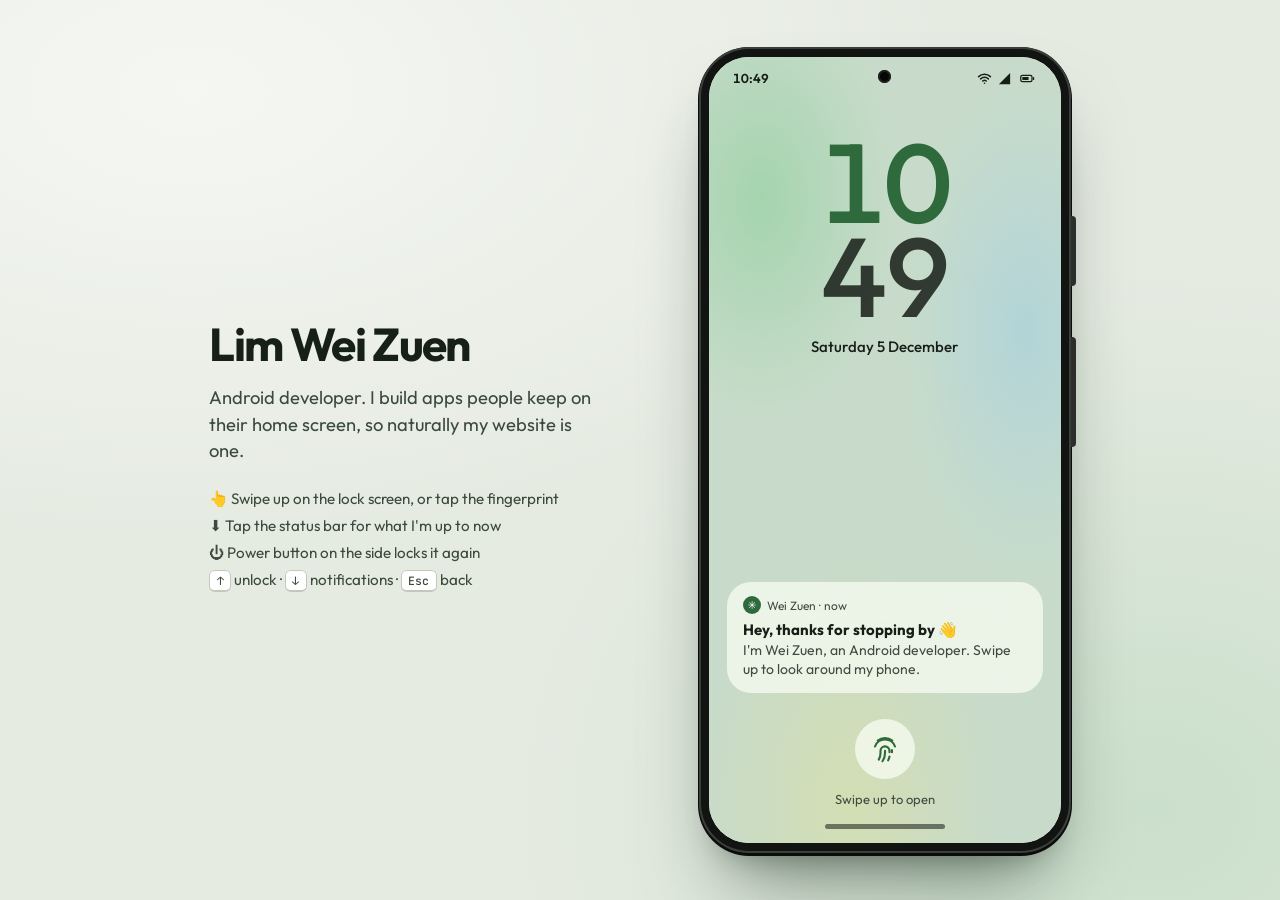
<file: index.html>
<!doctype html>
<html lang="en">
<head>
  <meta charset="utf-8">
  <meta name="viewport" content="width=device-width, initial-scale=1, viewport-fit=cover">
  <title>Lim Wei Zuen</title>
  <meta name="description" content="Lim Wei Zuen, Android developer helping revolutionize agriculture through technology. Kotlin, Jetpack Compose, Java, .NET.">
  <meta property="og:title" content="Lim Wei Zuen">
  <meta property="og:description" content="Android developer helping revolutionize agriculture through technology.">
  <meta property="og:type" content="website">
  <meta name="theme-color" content="#dfeee0">
  <link rel="icon" href="/favicon.svg" type="image/svg+xml">
  <link rel="preconnect" href="https://fonts.googleapis.com">
  <link rel="preconnect" href="https://fonts.gstatic.com" crossorigin>
  <link href="https://fonts.googleapis.com/css2?family=Outfit:wght@200..800&family=JetBrains+Mono:wght@400;500&display=swap" rel="stylesheet">
  <style>
    :root {
      --font: "Outfit", system-ui, -apple-system, "Segoe UI", sans-serif;
      --mono: "JetBrains Mono", ui-monospace, Menlo, Consolas, monospace;
      --page: #e6ebe2;
      --page-ink: #172017;
    }
    /* Phone palette (Material-You-style tonal colours). Dark theme lives under .phone.dark */
    .phone {
      --surface: #f6fbf1;
      --surface-2: #eaf1e5;
      --on: #171d17;
      --on-var: #414941;
      --outline: #c1c9bd;
      --primary: #2f6a3c;
      --on-primary: #ffffff;
      --pc: #b2f2b8;
      --on-pc: #00210a;
      --sc: #d3e8d0;
      --on-sc: #0f1f10;
      --tc: #bcebee;
      --on-tc: #002022;
      --glass: rgba(246, 251, 241, .78);
      --w1: #b6e5c0; --w2: #c4e6ea; --w3: #e6f1c6; --w0: #dbeedd;
    }
    .phone.dark {
      --surface: #101510;
      --surface-2: #1b221b;
      --on: #dfe4da;
      --on-var: #c1c9bd;
      --outline: #3d463d;
      --primary: #96d59e;
      --on-primary: #00391a;
      --pc: #145128;
      --on-pc: #b2f2b8;
      --sc: #384b37;
      --on-sc: #d3e8d0;
      --tc: #1f4d50;
      --on-tc: #bcebee;
      --glass: rgba(16, 21, 16, .8);
      --w1: #1d4a2b; --w2: #173f45; --w3: #3a4a1d; --w0: #0f1a12;
    }

    * { box-sizing: border-box; }
    [hidden] { display: none !important; }
    body {
      margin: 0; min-height: 100svh;
      display: grid; place-items: center;
      padding: 2rem 1rem;
      font-family: var(--font); color: var(--page-ink);
      background:
        radial-gradient(60% 50% at 15% 10%, rgba(255, 255, 255, .6), transparent),
        radial-gradient(50% 60% at 90% 90%, rgba(150, 200, 160, .35), transparent),
        var(--page);
    }
    button { font: inherit; color: inherit; }
    a { color: inherit; }
    button:focus-visible, a:focus-visible { outline: 2px solid var(--primary, #2f6a3c); outline-offset: 2px; }

    .stage { display: flex; align-items: center; justify-content: center; flex-wrap: wrap; gap: clamp(2rem, 7vw, 7rem); }

    /* Left-hand intro (desktop only) */
    .side { max-width: 25rem; }
    .side .tag { font: 500 .72rem var(--mono); letter-spacing: .08em; text-transform: uppercase; color: #4b6a50; }
    .side h1 { margin: .6rem 0 0; font-size: clamp(2.4rem, 3.6vw, 3.3rem); line-height: 1; white-space: nowrap; font-weight: 700; letter-spacing: -.035em; }
    .side h1 span { color: #2f6a3c; }
    .side p { font-size: 1.15rem; line-height: 1.45; color: #3b4a3c; }
    .side ul { list-style: none; padding: 0; margin: 1.5rem 0 0; display: grid; gap: .5rem; font-size: .95rem; color: #3b4a3c; }
    .side kbd { font: 500 .72rem var(--mono); background: #fff; border: 1px solid #c1c9bd; border-bottom-width: 2px; border-radius: .35rem; padding: .1rem .4rem; }

    /* The phone */
    .phone {
      position: relative;
      width: min(372px, 92vw);
      aspect-ratio: 9 / 19.5;
      padding: 10px;
      border-radius: 50px;
      background: #121412;
      box-shadow:
        inset 0 0 0 2px #3b3f3b,
        0 2px 0 1px #0a0b0a,
        0 50px 80px -30px rgba(20, 40, 25, .55),
        0 20px 30px -20px rgba(0, 0, 0, .35);
    }
    .power {
      position: absolute; right: -5px; top: 21%;
      width: 5px; height: 70px; padding: 0; border: 0; border-radius: 0 4px 4px 0;
      background: #2b2e2b; cursor: pointer;
    }
    .power:hover { background: #3d413d; }
    .vol { position: absolute; right: -5px; top: 36%; width: 5px; height: 110px; border-radius: 0 4px 4px 0; background: #2b2e2b; }
    .scr {
      position: relative; width: 100%; height: 100%;
      border-radius: 40px; overflow: hidden; isolation: isolate;
      background: var(--surface); color: var(--on);
      user-select: none; -webkit-user-select: none;
      transition: background-color .4s, color .4s;
    }
    .wall {
      position: absolute; inset: 0; z-index: 0;
      background:
        radial-gradient(55% 40% at 15% 18%, var(--w1), transparent 70%),
        radial-gradient(50% 45% at 90% 35%, var(--w2), transparent 70%),
        radial-gradient(60% 45% at 40% 95%, var(--w3), transparent 70%),
        var(--w0);
      transition: filter .5s;
    }
    .phone[data-state="lock"] .wall { filter: brightness(.92) saturate(1.1); }

    /* Status bar */
    .status {
      position: absolute; top: 0; left: 0; right: 0; z-index: 40;
      height: 38px; padding: 4px 24px 0;
      display: flex; align-items: center; justify-content: space-between;
      background: none; border: 0; cursor: pointer;
      font-size: 13px; font-weight: 600; font-variant-numeric: tabular-nums;
    }
    .status .icons { display: flex; gap: 5px; align-items: center; }
    .status svg { width: 15px; height: 15px; }
    .cam { position: absolute; top: 13px; left: 50%; z-index: 41; width: 13px; height: 13px; margin-left: -6.5px; border-radius: 50%; background: #050605; box-shadow: inset 0 0 0 2px #1d201d; pointer-events: none; }

    /* Lock screen */
    .lock {
      position: absolute; inset: 0; z-index: 20;
      display: flex; flex-direction: column; align-items: center;
      padding: 78px 18px 36px;
      transition: transform .5s cubic-bezier(.3, .8, .2, 1), opacity .5s;
      touch-action: none; cursor: grab;
    }
    .phone:not([data-state="lock"]) .lock { transform: translateY(-104%); opacity: 0; pointer-events: none; }
    .lclock { font-size: 112px; line-height: .84; font-weight: 500; letter-spacing: -.02em; text-align: center; color: var(--primary); font-variant-numeric: tabular-nums; }
    .lclock span { display: block; }
    .lclock span + span { color: var(--on); opacity: .85; }
    .ldate { margin-top: 14px; font-size: 15px; font-weight: 500; }
    .notif {
      width: 100%; margin-top: auto;
      padding: 14px 16px; border-radius: 24px;
      background: var(--glass); -webkit-backdrop-filter: blur(16px); backdrop-filter: blur(16px);
      text-align: left;
    }
    .notif .app-row { display: flex; align-items: center; gap: 6px; font-size: 12px; color: var(--on-var); }
    .notif .app-row i { width: 18px; height: 18px; border-radius: 50%; background: var(--primary); color: var(--on-primary); display: grid; place-items: center; font-style: normal; font-size: 11px; }
    .notif b { display: block; margin-top: 6px; font-size: 15px; }
    .notif p { margin: 2px 0 0; font-size: 14px; line-height: 1.35; color: var(--on-var); }
    .fp {
      margin-top: 26px; width: 60px; height: 60px; border-radius: 50%;
      display: grid; place-items: center; cursor: pointer;
      background: var(--glass); border: 0; color: var(--primary);
      animation: breathe 2.4s ease-in-out infinite;
    }
    .fp svg { width: 30px; height: 30px; }
    @keyframes breathe { 50% { transform: scale(1.07); box-shadow: 0 0 0 10px rgba(47, 106, 60, .12); } }
    .swipe { margin-top: 12px; font-size: 13px; color: var(--on-var); }

    /* Home screen */
    .home {
      position: absolute; inset: 0; z-index: 10;
      display: flex; flex-direction: column; gap: 16px;
      padding: 58px 18px 34px;
      opacity: 0; transform: scale(1.08); pointer-events: none;
      transition: opacity .45s .08s, transform .55s .08s cubic-bezier(.2, .8, .2, 1);
    }
    .phone:not([data-state="lock"]) .home { opacity: 1; transform: none; pointer-events: auto; }
    .glance { padding: 4px 6px 0; }
    .glance b { display: block; font-size: 24px; font-weight: 500; letter-spacing: -.01em; }
    .glance span { font-size: 13px; color: var(--on-var); }

    .widget {
      display: block; width: 100%; text-align: left; cursor: pointer; border: 0;
      padding: 18px; border-radius: 28px;
      background: var(--pc); color: var(--on-pc);
      transition: transform .2s;
    }
    .widget:active { transform: scale(.97); }
    .widget small { font: 500 11px var(--mono); letter-spacing: .08em; text-transform: uppercase; opacity: .75; }
    .widget strong { display: block; margin: 4px 0 12px; font-size: 27px; line-height: 1; font-weight: 700; letter-spacing: -.02em; }
    .widget .row { display: flex; align-items: center; gap: 6px; flex-wrap: wrap; }
    .chip-s { font-size: 12px; padding: 4px 10px; border-radius: 99px; background: rgba(255, 255, 255, .45); }
    .phone.dark .chip-s { background: rgba(255, 255, 255, .1); }
    .widget .go { margin-left: auto; width: 36px; height: 36px; border-radius: 50%; background: var(--primary); color: var(--on-primary); display: grid; place-items: center; }
    .widget .go svg { width: 18px; height: 18px; }
    .widget.now { background: var(--tc); color: var(--on-tc); padding: 14px 18px; border-radius: 24px; }
    .widget.now strong { font-size: 16px; margin: 3px 0 0; font-weight: 500; letter-spacing: 0; line-height: 1.3; }

    .grid { display: grid; grid-template-columns: repeat(4, 1fr); gap: 14px 6px; margin-top: auto; }
    .ic { display: grid; justify-items: center; gap: 6px; background: none; border: 0; cursor: pointer; padding: 0; text-decoration: none; }
    .ic .b {
      width: 56px; height: 56px; border-radius: 50%;
      display: grid; place-items: center;
      background: var(--pc); color: var(--on-pc);
      transition: transform .2s cubic-bezier(.2, .9, .3, 1.4), border-radius .3s;
    }
    .ic:nth-child(3n+2) .b { background: var(--tc); color: var(--on-tc); }
    .ic:nth-child(3n) .b { background: var(--sc); color: var(--on-sc); }
    .ic:hover .b { transform: scale(1.08); border-radius: 18px; }
    .ic:active .b { transform: scale(.92); }
    .ic svg { width: 24px; height: 24px; }
    .ic span { font-size: 12px; font-weight: 500; }
    .search {
      display: flex; align-items: center; gap: 10px;
      width: 100%; padding: 12px 18px; border-radius: 99px; border: 0; cursor: pointer;
      background: var(--glass); -webkit-backdrop-filter: blur(16px); backdrop-filter: blur(16px);
      font-size: 14px; color: var(--on-var); text-align: left;
    }
    .search i { font-style: normal; color: var(--primary); font-size: 18px; }

    /* App window */
    .app {
      position: absolute; inset: 0; z-index: 25;
      display: flex; flex-direction: column;
      background: var(--surface);
      padding-top: 40px;
      transform-origin: var(--ox, 50%) var(--oy, 50%);
    }
    .app.opening { animation: open .38s cubic-bezier(.2, .85, .25, 1); }
    .app.closing { animation: open .26s cubic-bezier(.6, 0, .8, .4) reverse forwards; }
    @keyframes open { from { transform: scale(.12); opacity: 0; border-radius: 40px; } }
    .appbar { display: flex; align-items: center; gap: 8px; padding: 6px 10px 10px; }
    .back { width: 44px; height: 44px; border-radius: 50%; border: 0; background: none; cursor: pointer; display: grid; place-items: center; }
    .back:hover { background: var(--surface-2); }
    .back svg { width: 24px; height: 24px; }
    .appbar h2 { margin: 0; font-size: 22px; font-weight: 500; }
    .appbody { flex: 1; overflow-y: auto; padding: 4px 18px 46px; user-select: text; -webkit-user-select: text; }
    .card { background: var(--surface-2); border-radius: 22px; padding: 16px; margin-bottom: 12px; }
    .card h3 { margin: 0 0 6px; font-size: 16px; font-weight: 600; }
    .card p { margin: 0; font-size: 14.5px; line-height: 1.45; color: var(--on-var); }
    .card p + p { margin-top: 8px; }
    .hero-av { display: flex; align-items: center; gap: 14px; margin-bottom: 14px; }
    .av { width: 72px; height: 72px; border-radius: 50%; background: var(--primary); color: var(--on-primary); display: grid; place-items: center; font-size: 26px; font-weight: 700; flex: none; }
    .hero-av b { display: block; font-size: 22px; line-height: 1.1; }
    .hero-av span { font-size: 14px; color: var(--on-var); }
    .chips { display: flex; flex-wrap: wrap; gap: 6px; }
    .chip { font-size: 13px; padding: 6px 12px; border-radius: 9px; border: 1px solid var(--outline); }
    .chip.on { background: var(--sc); border-color: transparent; color: var(--on-sc); }
    .label { font: 500 11px var(--mono); letter-spacing: .08em; text-transform: uppercase; color: var(--on-var); margin: 16px 0 8px; }
    .proj { display: grid; grid-template-columns: 50px 1fr; gap: 12px; }
    .proj .pi { width: 50px; height: 50px; border-radius: 15px; display: grid; place-items: center; font-weight: 700; font-size: 20px; }
    .proj .meta { font-size: 12px; color: var(--on-var); margin-top: 2px; }
    .btns { display: flex; flex-wrap: wrap; gap: 8px; margin-top: 12px; }
    .btn { display: inline-flex; align-items: center; gap: 6px; padding: 9px 16px; border-radius: 99px; border: 0; cursor: pointer; font-size: 14px; font-weight: 500; text-decoration: none; background: var(--sc); color: var(--on-sc); }
    .btn.fill { background: var(--primary); color: var(--on-primary); }
    .btn:hover { filter: brightness(1.05); }
    /* Experience timeline */
    .tl { position: relative; padding-left: 22px; }
    .tl::before { content: ""; position: absolute; left: 6px; top: 22px; bottom: 22px; width: 2px; background: var(--outline); }
    .job { position: relative; }
    .job::before { content: ""; position: absolute; left: -22px; top: 20px; width: 10px; height: 10px; border-radius: 50%; background: var(--surface); border: 2.5px solid var(--primary); }
    .job.now::before { background: var(--primary); box-shadow: 0 0 0 4px var(--pc); }
    .job .when { font: 500 11.5px var(--mono); color: var(--on-var); margin-bottom: 4px; }
    .job h3 { margin-bottom: 0; }
    .job .co { font-size: 13.5px; color: var(--primary); font-weight: 500; }
    .job ul { margin: 8px 0 10px; padding-left: 18px; font-size: 14px; line-height: 1.45; color: var(--on-var); }
    .job ul li + li { margin-top: 3px; }
    .big-mail { display: block; font-size: 21px; font-weight: 600; letter-spacing: -.01em; overflow-wrap: anywhere; margin: 4px 0; text-decoration: none; }

    /* Notification shade */
    .shade {
      position: absolute; inset: 0; z-index: 30;
      padding: 46px 16px 30px;
      display: flex; flex-direction: column; gap: 12px;
      background: var(--glass); -webkit-backdrop-filter: blur(22px) saturate(1.2); backdrop-filter: blur(22px) saturate(1.2);
      transform: translateY(-100%);
      transition: transform .45s cubic-bezier(.3, .8, .2, 1);
      overflow-y: auto;
    }
    .shade.open { transform: none; }
    .shade-top { display: flex; align-items: baseline; justify-content: space-between; padding: 0 6px; }
    .shade-top b { font-size: 34px; font-weight: 400; font-variant-numeric: tabular-nums; }
    .shade-top span { font-size: 13px; color: var(--on-var); }
    .tiles { display: grid; grid-template-columns: 1fr 1fr; gap: 8px; }
    .tile {
      display: flex; align-items: center; gap: 10px;
      padding: 14px; border-radius: 22px; border: 0; cursor: pointer; text-align: left;
      background: var(--surface-2); color: var(--on);
      transition: background-color .25s, color .25s, border-radius .3s;
    }
    .tile.on { background: var(--pc); color: var(--on-pc); border-radius: 30px; }
    .tile svg { width: 22px; height: 22px; flex: none; }
    .tile b { display: block; font-size: 13px; font-weight: 600; }
    .tile small { display: block; font-size: 12px; opacity: .75; }
    .n { background: var(--surface); border-radius: 22px; padding: 12px 16px; }
    .n .h { font-size: 12px; color: var(--on-var); display: flex; gap: 6px; align-items: center; }
    .n .h i { width: 16px; height: 16px; border-radius: 50%; display: grid; place-items: center; font-style: normal; font-size: 10px; background: var(--primary); color: var(--on-primary); }
    .n b { display: block; font-size: 14px; margin-top: 4px; }
    .n p { margin: 1px 0 0; font-size: 14px; color: var(--on-var); }
    .shade-label { font-size: 13px; font-weight: 600; padding: 4px 6px 0; }
    .handle { margin: auto auto 0; width: 44px; height: 5px; border-radius: 5px; background: var(--on-var); opacity: .5; border: 0; padding: 0; cursor: pointer; }

    /* Gesture bar */
    .gesture {
      position: absolute; left: 50%; bottom: 6px; z-index: 45;
      width: 150px; height: 22px; margin-left: -75px; padding: 0;
      background: none; border: 0; cursor: pointer;
    }
    .gesture::before { content: ""; position: absolute; left: 15px; right: 15px; top: 9px; height: 5px; border-radius: 5px; background: var(--on); opacity: .55; }

    .toast {
      position: absolute; left: 50%; bottom: 52px; z-index: 50;
      transform: translate(-50%, 20px); opacity: 0;
      padding: 10px 18px; border-radius: 12px;
      background: #2e322e; color: #eef2ea; font-size: 13.5px; white-space: nowrap;
      transition: opacity .25s, transform .25s; pointer-events: none;
    }
    .toast.show { opacity: 1; transform: translate(-50%, 0); }

    /* Phones: the website simply *is* the phone UI */
    @media (max-width: 560px) {
      body { padding: 0; display: block; }
      .stage { display: block; }
      .side { display: none; }
      .phone { width: 100%; height: 100svh; aspect-ratio: auto; padding: 0; border-radius: 0; box-shadow: none; background: none; }
      .scr { border-radius: 0; }
      .power, .vol, .cam { display: none; }
      .status { padding-top: env(safe-area-inset-top, 0px); height: calc(38px + env(safe-area-inset-top, 0px)); }
    }
    @media (prefers-reduced-motion: reduce) {
      *, *::before, *::after { animation: none !important; transition: none !important; }
    }
  </style>
</head>
<body>
  <!-- Icon sprite -->
  <svg width="0" height="0" style="position:absolute" aria-hidden="true">
    <defs>
      <symbol id="i-person" viewBox="0 0 24 24" fill="none" stroke="currentColor" stroke-width="2" stroke-linecap="round" stroke-linejoin="round"><circle cx="12" cy="8" r="4"/><path d="M4 21c0-4.4 3.6-7 8-7s8 2.6 8 7"/></symbol>
      <symbol id="i-apps" viewBox="0 0 24 24" fill="none" stroke="currentColor" stroke-width="2" stroke-linejoin="round"><rect x="3" y="3" width="7" height="7" rx="2"/><rect x="14" y="3" width="7" height="7" rx="3.5"/><rect x="3" y="14" width="7" height="7" rx="3.5"/><rect x="14" y="14" width="7" height="7" rx="2"/></symbol>
      <symbol id="i-bolt" viewBox="0 0 24 24" fill="none" stroke="currentColor" stroke-width="2" stroke-linejoin="round"><path d="M13 2 4 14h7l-1 8 9-12h-7z"/></symbol>
      <symbol id="i-tune" viewBox="0 0 24 24" fill="none" stroke="currentColor" stroke-width="2" stroke-linecap="round"><path d="M4 6h9M19 6h1M4 12h3M13 12h7M4 18h11M21 18h-1"/><circle cx="16" cy="6" r="2.2"/><circle cx="10" cy="12" r="2.2"/><circle cx="18" cy="18" r="2.2"/></symbol>
      <symbol id="i-mail" viewBox="0 0 24 24" fill="none" stroke="currentColor" stroke-width="2" stroke-linejoin="round"><rect x="3" y="5" width="18" height="14" rx="3"/><path d="m4 7 8 6 8-6"/></symbol>
      <symbol id="i-code" viewBox="0 0 24 24" fill="none" stroke="currentColor" stroke-width="2" stroke-linecap="round" stroke-linejoin="round"><path d="m8 7-5 5 5 5M16 7l5 5-5 5M13.5 4l-3 16"/></symbol>
      <symbol id="i-bag" viewBox="0 0 24 24" fill="none" stroke="currentColor" stroke-width="2" stroke-linejoin="round"><rect x="3" y="7" width="18" height="13" rx="3"/><path d="M9 7V5.5A1.5 1.5 0 0 1 10.5 4h3A1.5 1.5 0 0 1 15 5.5V7M3 13h18"/></symbol>
      <symbol id="i-card" viewBox="0 0 24 24" fill="none" stroke="currentColor" stroke-width="2" stroke-linecap="round" stroke-linejoin="round"><rect x="3" y="5" width="18" height="14" rx="3"/><circle cx="9" cy="11" r="2"/><path d="M6 16c.6-1.3 1.7-2 3-2s2.4.7 3 2M15 10h3M15 13h3"/></symbol>
      <symbol id="i-doc" viewBox="0 0 24 24" fill="none" stroke="currentColor" stroke-width="2" stroke-linecap="round" stroke-linejoin="round"><path d="M14 3H7a2 2 0 0 0-2 2v14a2 2 0 0 0 2 2h10a2 2 0 0 0 2-2V8z"/><path d="M14 3v5h5M9 13h6M9 17h4"/></symbol>
      <symbol id="i-back" viewBox="0 0 24 24" fill="none" stroke="currentColor" stroke-width="2" stroke-linecap="round" stroke-linejoin="round"><path d="M20 12H5m6-7-7 7 7 7"/></symbol>
      <symbol id="i-arrow" viewBox="0 0 24 24" fill="none" stroke="currentColor" stroke-width="2.2" stroke-linecap="round" stroke-linejoin="round"><path d="M7 17 17 7M8 7h9v9"/></symbol>
      <symbol id="i-finger" viewBox="0 0 24 24" fill="none" stroke="currentColor" stroke-width="1.7" stroke-linecap="round"><path d="M6.2 5.3A9 9 0 0 1 17.8 5.3M4 10a8.5 8.5 0 0 1 16 0M7 20.5c.9-1.6 1.4-3.6 1.4-5.6v-1.4a3.6 3.6 0 0 1 7.2 0v1.1M12 13.5v1.6c0 2.5-.7 4.8-2 6.7M15.6 18c-.2 1.1-.6 2.1-1.1 3.1M17.5 12.8c.1.6.1 1.2.1 1.8"/></symbol>
      <symbol id="i-moon" viewBox="0 0 24 24" fill="none" stroke="currentColor" stroke-width="2" stroke-linejoin="round"><path d="M20.5 14.5A8.5 8.5 0 1 1 9.5 3.5a7 7 0 0 0 11 11z"/></symbol>
      <symbol id="i-cup" viewBox="0 0 24 24" fill="none" stroke="currentColor" stroke-width="2" stroke-linecap="round" stroke-linejoin="round"><path d="M4 9h12v5a5 5 0 0 1-5 5H9a5 5 0 0 1-5-5zM16 10h1.5a2.5 2.5 0 0 1 0 5H16M8 3.5v2.5M12 3.5v2.5"/></symbol>
      <symbol id="i-pin" viewBox="0 0 24 24" fill="none" stroke="currentColor" stroke-width="2" stroke-linejoin="round"><path d="M12 21s-6.5-5.6-6.5-11a6.5 6.5 0 0 1 13 0c0 5.4-6.5 11-6.5 11z"/><circle cx="12" cy="10" r="2.3"/></symbol>
      <symbol id="i-wifi" viewBox="0 0 24 24" fill="none" stroke="currentColor" stroke-width="2.4" stroke-linecap="round"><path d="M2.5 9a14 14 0 0 1 19 0M5.8 12.6a9 9 0 0 1 12.4 0M9.2 16.1a4 4 0 0 1 5.6 0"/><circle cx="12" cy="19.5" r="1.3" fill="currentColor" stroke="none"/></symbol>
      <symbol id="i-signal" viewBox="0 0 24 24" fill="currentColor"><path d="M21 3v18H3z"/></symbol>
      <symbol id="i-batt" viewBox="0 0 24 24" fill="none" stroke="currentColor" stroke-width="2"><rect x="2" y="7" width="18" height="10" rx="2.5"/><rect x="4.5" y="9.5" width="10" height="5" rx="1" fill="currentColor" stroke="none"/><path d="M22.5 10.5v3" stroke-linecap="round"/></symbol>
    </defs>
  </svg>

  <div class="stage">
    <aside class="side">
      <h1>Lim Wei Zuen</h1>
      <p>Android developer. I build apps people keep on their home screen, so naturally my website is one.</p>
      <ul>
        <li>👆 Swipe up on the lock screen, or tap the fingerprint</li>
        <li>⬇ Tap the status bar for what I'm up to now</li>
        <li>⏻ Power button on the side locks it again</li>
        <li><kbd>↑</kbd> unlock · <kbd>↓</kbd> notifications · <kbd>Esc</kbd> back</li>
      </ul>
    </aside>

    <div class="phone" id="phone" data-state="lock">
      <button class="power" id="power" type="button" aria-label="Lock phone"></button>
      <span class="vol" aria-hidden="true"></span>
      <div class="scr" id="scr">
        <div class="wall" aria-hidden="true"></div>
        <span class="cam" aria-hidden="true"></span>

        <button class="status" id="status" type="button" aria-label="Open notifications">
          <span id="sbTime">--:--</span>
          <span class="icons" aria-hidden="true"><svg><use href="#i-wifi"/></svg><svg><use href="#i-signal"/></svg><svg style="width:20px"><use href="#i-batt"/></svg></span>
        </button>

        <!-- Lock screen -->
        <section class="lock" id="lock" aria-label="Lock screen">
          <div class="lclock" aria-hidden="true"><span id="lockH">--</span><span id="lockM">--</span></div>
          <div class="ldate" id="lockDate"></div>
          <div class="notif">
            <div class="app-row"><i>✳</i>Wei Zuen · now</div>
            <b>Hey, thanks for stopping by 👋</b>
            <p>I'm Wei Zuen, an Android developer. Swipe up to look around my phone.</p>
          </div>
          <button class="fp" type="button" data-action="unlock" aria-label="Unlock"><svg><use href="#i-finger"/></svg></button>
          <div class="swipe">Swipe up to open</div>
        </section>

        <!-- Home screen -->
        <section class="home" id="home" aria-label="Home screen">
          <div class="glance"><b id="glanceDate">—</b><span id="glanceWhere">Kuala Lumpur, Malaysia</span></div>

          <button class="widget" type="button" data-app="about">
            <small>Software Engineer · LintraMax</small>
            <strong>Lim Wei Zuen</strong>
            <span class="row"><span class="chip-s">Kotlin</span><span class="chip-s">Compose</span><span class="chip-s">.NET</span><span class="go" aria-hidden="true"><svg><use href="#i-arrow"/></svg></span></span>
          </button>
          <button class="widget now" type="button" data-action="shade">
            <small>Now · Software Engineer at LintraMax</small>
            <strong>Leading a Java → Kotlin migration of a production Android app</strong>
          </button>

          <nav class="grid" aria-label="Apps">
            <button class="ic" type="button" data-app="about"><span class="b"><svg><use href="#i-person"/></svg></span><span>About</span></button>
            <button class="ic" type="button" data-app="experience"><span class="b"><svg><use href="#i-bag"/></svg></span><span>Experience</span></button>
            <button class="ic" type="button" data-app="projects"><span class="b"><svg><use href="#i-apps"/></svg></span><span>Projects</span></button>
            <button class="ic" type="button" data-app="toolbox"><span class="b"><svg><use href="#i-tune"/></svg></span><span>Toolbox</span></button>
            <button class="ic" type="button" data-app="contact"><span class="b"><svg><use href="#i-mail"/></svg></span><span>Contact</span></button>
            <a class="ic" href="https://github.com/weizuen123" target="_blank" rel="me noopener"><span class="b"><svg><use href="#i-code"/></svg></span><span>GitHub</span></a>
            <a class="ic" href="https://www.linkedin.com/in/limweizuen" target="_blank" rel="me noopener"><span class="b"><svg><use href="#i-card"/></svg></span><span>LinkedIn</span></a>
            <button class="ic" type="button" data-action="shade"><span class="b"><svg><use href="#i-bolt"/></svg></span><span>Now</span></button>
          </nav>

          <button class="search" type="button" data-app="contact"><i>✳</i>Say hi to Wei Zuen…</button>
        </section>

        <!-- App window (content comes from the templates below) -->
        <section class="app" id="app" hidden aria-labelledby="appTitle">
          <header class="appbar">
            <button class="back" type="button" data-action="back" aria-label="Back"><svg><use href="#i-back"/></svg></button>
            <h2 id="appTitle">App</h2>
          </header>
          <div class="appbody" id="appBody"></div>
        </section>

        <!-- Notification shade -->
        <section class="shade" id="shade" aria-label="Notifications">
          <div class="shade-top"><b id="shadeTime">--:--</b><span id="shadeDate"></span></div>
          <div class="tiles">
            <button class="tile" type="button" data-tile="dark"><svg><use href="#i-moon"/></svg><span><b>Dark theme</b><small>Off</small></span></button>
            <button class="tile on" type="button" data-tile="work"><svg><use href="#i-bag"/></svg><span><b>Opportunities</b><small>Open to interesting ones</small></span></button>
            <button class="tile" type="button" data-tile="coffee"><svg><use href="#i-cup"/></svg><span><b>Coffee</b><small>2 cups today</small></span></button>
            <button class="tile" type="button" data-tile="loc"><svg><use href="#i-pin"/></svg><span><b>Location</b><small>Kuala Lumpur</small></span></button>
          </div>
          <div class="shade-label">Now · Software Engineer at LintraMax</div>
          <div class="n"><div class="h"><i>✳</i>LintraMax · Jul 2024 – Present</div><b>Leading a Java → Kotlin migration</b><p>Of a large production Android codebase, with Hilt running on KSP so DI works in both Java and Kotlin during the transition.</p></div>
          <div class="n"><div class="h"><i>✳</i>LintraMax · UI</div><b>Building screens in Jetpack Compose</b><p>Material 3, with interop with the existing XML Views and LiveData.</p></div>
          <div class="n"><div class="h"><i>✳</i>LintraMax · Maps</div><b>Offline maps with MapLibre</b><p>Offline tile downloading and caching, map-based selection, a scale bar, and fallbacks for unsupported devices.</p></div>
          <div class="n"><div class="h"><i>✳</i>LintraMax · On-site</div><b>Rolling out to client sites</b><p>Travelling across Malaysia and Indonesia, working directly with end users to turn their feedback into improvements.</p></div>
          <button class="btn fill" type="button" data-app="experience" style="align-self:center">See full experience</button>
          <button class="handle" type="button" data-action="back" aria-label="Close notifications"></button>
        </section>

        <button class="gesture" id="gesture" type="button" data-action="back" aria-label="Home"></button>
        <div class="toast" id="toast" role="status"></div>
      </div>
    </div>
  </div>

  <!-- ───────── App contents ───────── -->
  <template id="app-about" data-title="About">
    <div class="hero-av">
      <div class="av">WZ</div>
      <div><b>Lim Wei Zuen</b><span>Android developer · Greater Kuala Lumpur</span></div>
    </div>
    <div class="card">
      <h3>Hi there 👋</h3>
      <p>I'm Wei Zuen, a mobile developer helping revolutionize agriculture through technology.</p>
      <p>Currently working as a Software Engineer at LintraMax, I specialize in Android development with Kotlin, maintain Java, and do web development with JavaScript and .NET. I build complete solutions that bridge mobile, web and backend systems to tackle real-world agriculture challenges.</p>
    </div>
    <div class="card">
      <h3>What I build</h3>
      <div class="chips"><span class="chip on">Android apps</span><span class="chip on">Agriculture tech</span><span class="chip">Offline-first apps</span><span class="chip">Web &amp; backend</span></div>
    </div>
    <div class="btns"><button class="btn fill" type="button" data-app="experience">My experience</button><button class="btn" type="button" data-app="projects">Projects</button><button class="btn" type="button" data-app="contact">Contact</button></div>
  </template>

  <template id="app-experience" data-title="Experience">
    <div class="tl">
      <div class="card job now">
        <div class="when">Jul 2024 – Present · Full-time</div>
        <h3>Software Engineer</h3>
        <div class="co">LintraMax · Penang, Malaysia · On-site</div>
        <ul>
          <li>Leading the migration of a large production Android codebase from Java to Kotlin. Moved dependency injection to Hilt running on KSP so it works in both Java and Kotlin code during the transition.</li>
          <li>Built new screens in Jetpack Compose (Material 3), including interop with the existing XML Views and LiveData.</li>
          <li>Set up Robolectric so Compose UI tests run locally on the JVM, and wrote on-device UI test suites with Espresso and Compose UI Test.</li>
          <li>Built offline map features with the open-source MapLibre SDK: offline tile downloading and caching, map-based selection, a scale bar, and fallback handling on devices that don't support it.</li>
          <li>Built direct-to-cloud image upload to Azure Blob Storage using SAS tokens, Retrofit and OkHttp.</li>
          <li>Wrote Room database schema migrations and DAOs for an offline-first architecture with data sync, keeping database work off the main thread with Executors.</li>
          <li>Built features on MVVM with ViewModel, LiveData and the Repository pattern.</li>
          <li>Travelled to client sites in Malaysia and Indonesia to support on-site rollout of the app, working directly with end users to troubleshoot issues and turn their feedback into improvements.</li>
        </ul>
        <div class="chips"><span class="chip">Kotlin</span><span class="chip">Java</span><span class="chip">Jetpack Compose</span><span class="chip">Hilt</span><span class="chip">Room</span><span class="chip">MapLibre</span><span class="chip">ASP.NET</span><span class="chip">C#</span></div>
      </div>
      <div class="card job">
        <div class="when">Jul 2023 – Oct 2023 · Internship</div>
        <h3>Software Engineer Intern</h3>
        <div class="co">LintraMax · Bayan Lepas, Penang · On-site</div>
        <ul>
          <li>Integrated the Google Maps API into an Android application using Java.</li>
        </ul>
        <div class="chips"><span class="chip">Java</span><span class="chip">Google Maps API</span><span class="chip">AngularJS</span><span class="chip">C#</span></div>
      </div>
    </div>
    <div class="label">Education</div>
    <div class="card">
      <h3>Information Technology</h3>
      <p>Multimedia University · Melaka, Malaysia<br>May 2022 – May 2024</p>
      <div class="chips" style="margin-top:8px"><span class="chip">C</span><span class="chip">Java</span></div>
    </div>
    <div class="btns" style="justify-content:center"><a class="btn" href="https://www.linkedin.com/in/limweizuen" target="_blank" rel="noopener">Full profile on LinkedIn ↗</a></div>
  </template>

  <template id="app-projects" data-title="Projects">
    <div class="card proj">
      <div class="pi" style="background:var(--pc);color:var(--on-pc)">T</div>
      <div>
        <h3>TodoApp-Kotlin</h3>
        <p>A to-do app for Android, written in Kotlin with Jetpack Compose.</p>
        <div class="meta">2026 · Android · In progress</div>
        <div class="chips" style="margin-top:8px"><span class="chip">Kotlin</span><span class="chip">Jetpack Compose</span></div>
        <div class="btns"><a class="btn fill" href="https://github.com/weizuen123/TodoApp-Kotlin" target="_blank" rel="noopener">Source ↗</a></div>
      </div>
    </div>
    <div class="card proj">
      <div class="pi" style="background:var(--tc);color:var(--on-tc)">D</div>
      <div>
        <h3>DevLog</h3>
        <p>A web app where developers note down their daily tasks, so year-end reviews are easy to write.</p>
        <div class="meta">2026 · Web · Live</div>
        <div class="chips" style="margin-top:8px"><span class="chip">TypeScript</span><span class="chip">Vercel</span></div>
        <div class="btns"><a class="btn fill" href="https://devlog-flame.vercel.app" target="_blank" rel="noopener">Open app ↗</a><a class="btn" href="https://github.com/weizuen123/devlog" target="_blank" rel="noopener">Source ↗</a></div>
      </div>
    </div>
    <div class="card proj">
      <div class="pi" style="background:var(--sc);color:var(--on-sc)">C</div>
      <div>
        <h3>Color Picker App</h3>
        <p>A simple colour picker app built with React.</p>
        <div class="meta">2024 · Web</div>
        <div class="chips" style="margin-top:8px"><span class="chip">React</span><span class="chip">JavaScript</span></div>
        <div class="btns"><a class="btn" href="https://github.com/weizuen123/Color-Picker-App-with-React" target="_blank" rel="noopener">Source ↗</a></div>
      </div>
    </div>
    <div class="btns" style="justify-content:center"><a class="btn" href="https://github.com/weizuen123?tab=repositories" target="_blank" rel="noopener">More on GitHub ↗</a></div>
  </template>

  <template id="app-toolbox" data-title="Toolbox">
    <div class="label">Languages</div>
    <div class="chips"><span class="chip on">Kotlin</span><span class="chip on">Java</span><span class="chip">C#</span><span class="chip">JavaScript</span><span class="chip">TypeScript</span><span class="chip">C</span></div>
    <div class="label">Android UI</div>
    <div class="chips"><span class="chip on">Jetpack Compose</span><span class="chip">Material 3</span><span class="chip">XML Views</span><span class="chip">LiveData</span></div>
    <div class="label">Architecture &amp; data</div>
    <div class="chips"><span class="chip on">MVVM</span><span class="chip">ViewModel</span><span class="chip">Repository pattern</span><span class="chip">Hilt (KSP)</span><span class="chip">Room</span><span class="chip">Offline-first &amp; sync</span></div>
    <div class="label">Networking &amp; maps</div>
    <div class="chips"><span class="chip">Retrofit</span><span class="chip">OkHttp</span><span class="chip">MapLibre SDK</span><span class="chip">Google Maps API</span></div>
    <div class="label">Testing</div>
    <div class="chips"><span class="chip">Robolectric</span><span class="chip">Espresso</span><span class="chip">Compose UI Test</span></div>
    <div class="label">Web, backend &amp; cloud</div>
    <div class="chips"><span class="chip on">.NET</span><span class="chip">ASP.NET</span><span class="chip">AngularJS</span><span class="chip">React</span><span class="chip">Azure Blob Storage</span></div>
    <div class="label">Tools</div>
    <div class="chips"><span class="chip">Android Studio</span><span class="chip">Git</span><span class="chip">GitHub</span><span class="chip">Vercel</span></div>
  </template>

  <template id="app-contact" data-title="Contact">
    <div class="card">
      <h3>Say hello</h3>
      <p>Feel free to connect or contact me for interesting opportunities.</p>
      <a class="big-mail" href="mailto:weizuen@gmail.com">weizuen@gmail.com</a>
      <div class="btns"><a class="btn fill" href="mailto:weizuen@gmail.com">Send email</a><button class="btn" type="button" data-copy="weizuen@gmail.com">Copy address</button></div>
    </div>
    <div class="card">
      <h3>Elsewhere</h3>
      <div class="btns" style="margin-top:4px"><a class="btn" href="https://github.com/weizuen123" target="_blank" rel="me noopener">GitHub ↗</a><a class="btn" href="https://www.linkedin.com/in/limweizuen" target="_blank" rel="me noopener">LinkedIn ↗</a></div>
    </div>
  </template>

  <script>
    const TIMEZONE = "Asia/Kuala_Lumpur"; // Malaysia time

    const phone = document.getElementById("phone");
    const scr = document.getElementById("scr");
    const lock = document.getElementById("lock");
    const app = document.getElementById("app");
    const appBody = document.getElementById("appBody");
    const appTitle = document.getElementById("appTitle");
    const shade = document.getElementById("shade");
    const toastEl = document.getElementById("toast");
    const state = () => phone.dataset.state;

    function toast(msg) {
      toastEl.textContent = msg;
      toastEl.classList.add("show");
      clearTimeout(toast.t);
      toast.t = setTimeout(() => toastEl.classList.remove("show"), 1800);
    }

    function unlock() { if (state() === "lock") phone.dataset.state = "home"; }
    function relock() { closeShade(); closeApp(true); phone.dataset.state = "lock"; }

    function openApp(id, from) {
      const tpl = document.getElementById("app-" + id);
      if (!tpl) return;
      const s = scr.getBoundingClientRect();
      const r = from ? from.getBoundingClientRect() : null;
      app.style.setProperty("--ox", r ? (r.left + r.width / 2 - s.left) + "px" : "50%");
      app.style.setProperty("--oy", r ? (r.top + r.height / 2 - s.top) + "px" : "50%");
      appTitle.textContent = tpl.dataset.title;
      appBody.replaceChildren(tpl.content.cloneNode(true));
      appBody.scrollTop = 0;
      closeShade();
      app.hidden = false;
      app.classList.remove("closing", "opening"); void app.offsetWidth; app.classList.add("opening");
      phone.dataset.state = "app";
    }
    function closeApp(instant) {
      if (app.hidden) return;
      phone.dataset.state = "home";
      if (instant) { app.hidden = true; return; }
      app.classList.remove("opening"); app.classList.add("closing");
      setTimeout(() => { app.hidden = true; app.classList.remove("closing"); }, 250);
    }
    const openShade = () => { if (state() !== "lock") shade.classList.add("open"); };
    const closeShade = () => shade.classList.remove("open");
    function back() {
      if (state() === "lock") return unlock();
      if (shade.classList.contains("open")) return closeShade();
      closeApp();
    }

    scr.addEventListener("click", async (e) => {
      const a = e.target.closest("[data-app]");
      if (a) return openApp(a.dataset.app, a);
      const act = e.target.closest("[data-action]");
      if (act) {
        const v = act.dataset.action;
        if (v === "unlock") unlock();
        if (v === "back") back();
        if (v === "shade") openShade();
        return;
      }
      const t = e.target.closest("[data-tile]");
      if (t) return tile(t);
      const c = e.target.closest("[data-copy]");
      if (c) {
        try { await navigator.clipboard.writeText(c.dataset.copy); toast("Email copied to clipboard"); }
        catch (err) { toast(c.dataset.copy); }
      }
    });
    document.getElementById("status").addEventListener("click", () => {
      shade.classList.contains("open") ? closeShade() : openShade();
    });
    document.getElementById("power").addEventListener("click", () => {
      state() === "lock" ? unlock() : relock();
    });

    let cups = 2;
    function tile(t) {
      const small = t.querySelector("small");
      switch (t.dataset.tile) {
        case "dark": {
          const on = phone.classList.toggle("dark");
          t.classList.toggle("on", on);
          small.textContent = on ? "On" : "Off";
          break;
        }
        case "work": {
          const on = t.classList.toggle("on");
          small.textContent = on ? "Open to interesting ones" : "Not right now";
          break;
        }
        case "coffee":
          cups++;
          small.textContent = cups + " cups today";
          t.classList.add("on");
          toast(cups > 4 ? "Okay, that's probably enough ☕" : "Brewing… ☕");
          break;
        case "loc":
          toast("📍 Greater Kuala Lumpur, Malaysia");
          break;
      }
    }

    // Swipe up to unlock
    let drag = null;
    lock.addEventListener("pointerdown", (e) => {
      if (state() !== "lock" || e.target.closest("button")) return;
      drag = { y: e.clientY };
      lock.setPointerCapture(e.pointerId);
      lock.style.transition = "none";
    });
    lock.addEventListener("pointermove", (e) => {
      if (!drag) return;
      const dy = Math.min(0, e.clientY - drag.y);
      lock.style.transform = `translateY(${dy}px)`;
      lock.style.opacity = String(1 + dy / 420);
    });
    const endDrag = (e) => {
      if (!drag) return;
      const dy = e.clientY - drag.y;
      drag = null;
      lock.style.transition = lock.style.transform = lock.style.opacity = "";
      if (dy < -70) unlock();
    };
    lock.addEventListener("pointerup", endDrag);
    lock.addEventListener("pointercancel", endDrag);

    addEventListener("keydown", (e) => {
      if (state() === "lock" && ["ArrowUp", " ", "Enter"].includes(e.key) && !e.target.closest("button, a")) { e.preventDefault(); unlock(); }
      else if (e.key === "Escape") back();
      else if (e.key === "ArrowDown" && state() === "home") openShade();
    });

    // Clocks
    const fTime = new Intl.DateTimeFormat("en-GB", { hour: "2-digit", minute: "2-digit", timeZone: TIMEZONE });
    const fDate = new Intl.DateTimeFormat("en-GB", { weekday: "short", day: "numeric", month: "short", timeZone: TIMEZONE });
    const fLong = new Intl.DateTimeFormat("en-GB", { weekday: "long", day: "numeric", month: "long", timeZone: TIMEZONE });
    function tick() {
      const now = new Date(), t = fTime.format(now), [h, m] = t.split(":");
      document.getElementById("sbTime").textContent = t;
      document.getElementById("shadeTime").textContent = t;
      document.getElementById("lockH").textContent = h;
      document.getElementById("lockM").textContent = m;
      document.getElementById("lockDate").textContent = fLong.format(now);
      document.getElementById("shadeDate").textContent = fDate.format(now);
      document.getElementById("glanceDate").textContent = fDate.format(now);
    }
    tick(); setInterval(tick, 10000);
  </script>
</body>
</html>
</file>
